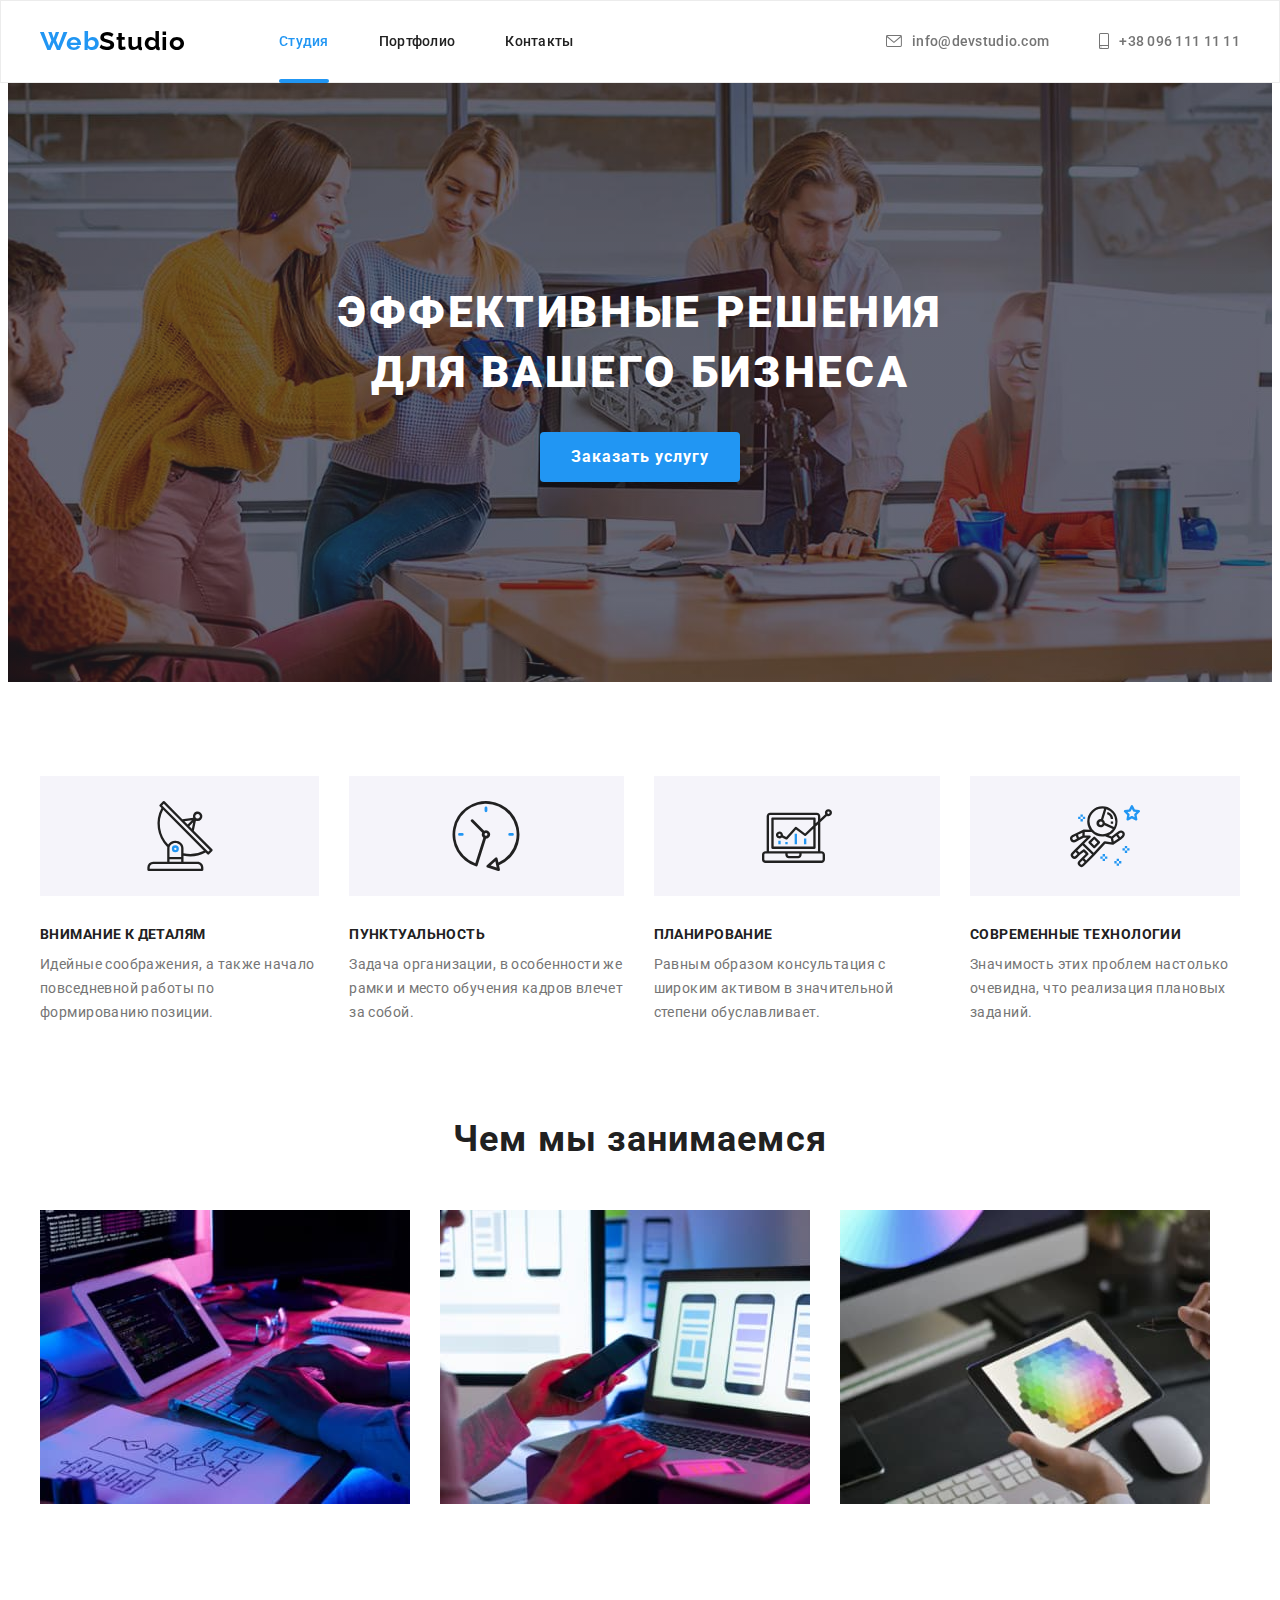
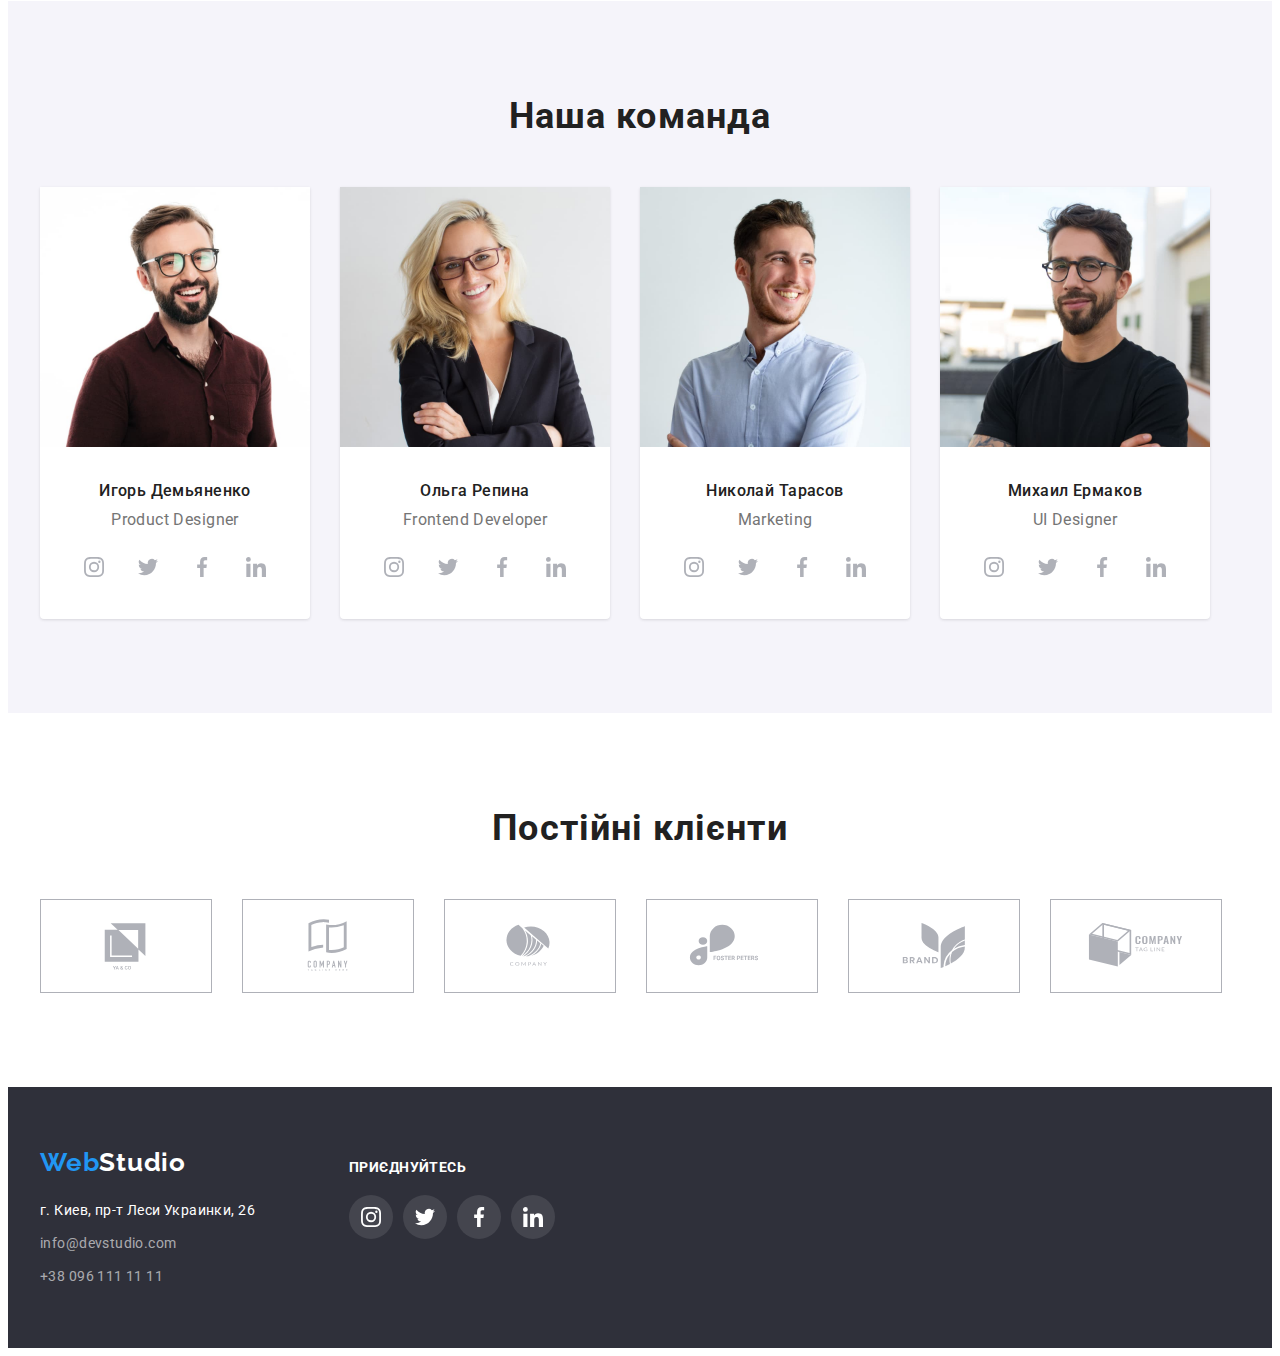
<file: index.html>
<!DOCTYPE html>
<html lang="ru">
  <head>
    <meta charset="UTF-8" />
    <meta http-equiv="X-UA-Compatible" content="IE=edge" />
    <meta name="viewport" content="width=device-width, initial-scale=1.0" />
    <title>Студия</title>

    <!-- Fonts -->
    <link rel="preconnect" href="https://fonts.googleapis.com" />
    <link rel="preconnect" href="https://fonts.gstatic.com" crossorigin />
    <link
      href="https://fonts.googleapis.com/css2?family=Raleway:wght@700&family=Roboto:wght@400;500;700;900&display=swap"
      rel="stylesheet"
    />

    <!-- Normalize -->
    <link
      rel="stylesheet"
      href="https://cdnjs.cloudflare.com/ajax/libs/modern-normalize/1.1.0/modern-normalize.min.css"
      integrity="sha512-wpPYUAdjBVSE4KJnH1VR1HeZfpl1ub8YT/NKx4PuQ5NmX2tKuGu6U/JRp5y+Y8XG2tV+wKQpNHVUX03MfMFn9Q=="
      crossorigin="anonymous"
      referrerpolicy="no-referrer"
    />

    <link rel="stylesheet" href="./CSS/style.css" />
  </head>

  <body class="body" data-page>
    <!-- Header -->
    <header class="header" data-header>
      <div class="header-container container">
        <a href="" class="logo link"
          ><span class="logo-accent">Web</span><span class="logo-dark">Studio</span></a
        >
        <nav class="header-nav">
          <ul class="header-nav-list list">
            <li>
              <a class="header-link-current link" href="index.html">Студия</a>
            </li>
            <li class="header-nav-item">
              <a class="header-link link" href="portfolio.html">Портфолио</a>
            </li>
            <li class="header-nav-item">
              <a class="header-link link" href="">Контакты</a>
            </li>
          </ul>
        </nav>
        <ul class="header-addr list">
          <li>
            <a href="mailto:info@devstudio.com" class="header-addr-link header-link link">
              <svg width="16" height="12">
                <use href="./images/icons.svg#envelope"></use>
              </svg>
              info@devstudio.com
            </a>
          </li>
          <li>
            <a href="tel:+380961111111" class="header-addr-link header-link link">
              <svg class="contact-icon" width="10" height="16">
                <use href="./images/icons.svg#smartphone"></use>
              </svg>
              +38 096 111 11 11
            </a>
          </li>
        </ul>
      </div>
    </header>
    <main>
      <!-- Main message -->
      <section class="main-mes">
        <div class="main-mes-cont container">
          <h1 class="main-mes-txt">
            Эффективные решения<br />
            для вашего бизнеса
          </h1>
          <button type="button" class="main-mes-btn btn" data-modal-open>Заказать услугу</button>
        </div>
      </section>

      <!-- Features -->
      <section class="sect-padd-vert">
        <div class="container">
          <ul class="sect-list list">
            <li class="feat-item">
              <div class="feat-icon-container">
                <svg class="feat-icon" width="70" height="70">
                  <use href="./images/icons.svg#antenna"></use>
                </svg>
              </div>
              <h3 class="feat-head-txt">Внимание к деталям</h3>
              <p class="feat-txt">
                Идейные соображения, а также начало повседневной работы по формированию позиции.
              </p>
            </li>
            <li class="feat-item">
              <div class="feat-icon-container">
                <svg class="feat-icon" width="70" height="70">
                  <use href="./images/icons.svg#clock"></use>
                </svg>
              </div>
              <h3 class="feat-head-txt">Пунктуальность</h3>
              <p class="feat-txt">
                Задача организации, в особенности же рамки и место обучения кадров влечет за собой.
              </p>
            </li>
            <li class="feat-item">
              <div class="feat-icon-container">
                <svg class="feat-icon" width="70" height="70">
                  <use href="./images/icons.svg#diagram"></use>
                </svg>
              </div>
              <h3 class="feat-head-txt">Планирование</h3>
              <p class="feat-txt">
                Равным образом консультация с широким активом в значительной степени обуславливает.
              </p>
            </li>
            <li class="feat-item">
              <div class="feat-icon-container">
                <svg class="feat-icon" width="70" height="70">
                  <use href="./images/icons.svg#astronaut"></use>
                </svg>
              </div>
              <h3 class="feat-head-txt">Современные технологии</h3>
              <p class="feat-txt">
                Значимость этих проблем настолько очевидна, что реализация плановых заданий.
              </p>
            </li>
          </ul>
        </div>
      </section>

      <!-- What we do -->
      <section class="sect-padd-bott">
        <div class="container">
          <h2 class="sect-head-txt">Чем мы занимаемся</h2>
          <ul class="sect-list list">
            <li>
              <img
                src="images/what_we_do_01_compressed.jpeg"
                alt="Процесс проектирования"
                width="370"
              />
            </li>
            <li>
              <img
                src="images/what_we_do_02_compressed.jpeg"
                alt="Создание мобильного приложения"
                width="370"
              />
            </li>
            <li>
              <img
                src="images/what_we_do_03_compressed.jpeg"
                alt="Выбор цвета из палитры"
                width="370"
              />
            </li>
          </ul>
        </div>
      </section>

      <!-- Our team -->
      <section class="ourt">
        <div class="container">
          <h2 class="sect-head-txt">Наша команда</h2>
          <ul class="ourt-list list">
            <li class="ourt-item">
              <img
                src="images/our_team_demianenko_compressed.jpeg"
                alt="Игорь Демьяненко"
                width="270"
              />
              <div class="ourt-subitem">
                <h3 class="ourt-head-txt">Игорь Демьяненко</h3>
                <p class="ourt-txt">Product Designer</p>
                <ul class="social-list list">
                  <li class="social-item">
                    <a
                      href=""
                      class="social-link link"
                      target="_blank"
                      rel="noopener noreferrer"
                      aria-label="instagram"
                    >
                      <svg width="20" height="20">
                        <use href="./images/icons.svg#instagram"></use>
                      </svg>
                    </a>
                  </li>
                  <li class="social-item">
                    <a
                      href=""
                      class="social-link link"
                      target="_blank"
                      rel="noopener noreferrer"
                      aria-label="twitter"
                      ><svg width="20" height="20">
                        <use href="./images/icons.svg#twitter"></use>
                      </svg>
                    </a>
                  </li>
                  <li class="social-item">
                    <a
                      href=""
                      class="social-link link"
                      target="_blank"
                      rel="noopener noreferrer"
                      aria-label="facebook"
                      ><svg width="20" height="20">
                        <use href="./images/icons.svg#facebook"></use>
                      </svg>
                    </a>
                  </li>
                  <li class="social-item">
                    <a
                      href=""
                      class="social-link link"
                      target="_blank"
                      rel="noopener noreferrer"
                      aria-label="linkedin"
                      ><svg width="20" height="20">
                        <use href="./images/icons.svg#linkedin"></use>
                      </svg>
                    </a>
                  </li>
                </ul>
              </div>
            </li>
            <li class="ourt-item">
              <img src="images/our_team_repina_compressed.jpeg" alt="Ольга Репина" width="270" />
              <div class="ourt-subitem">
                <h3 class="ourt-head-txt">Ольга Репина</h3>
                <p class="ourt-txt">Frontend Developer</p>
                <ul class="social-list list">
                  <li class="social-item">
                    <a
                      href=""
                      class="social-link link"
                      target="_blank"
                      rel="noopener noreferrer"
                      aria-label="instagram"
                    >
                      <svg class="social-icon" width="20" height="20">
                        <use href="./images/icons.svg#instagram"></use>
                      </svg>
                    </a>
                  </li>
                  <li class="social-item">
                    <a
                      href=""
                      class="social-link link"
                      target="_blank"
                      rel="noopener noreferrer"
                      aria-label="twitter"
                      ><svg class="social-icon" width="20" height="20">
                        <use href="./images/icons.svg#twitter"></use>
                      </svg>
                    </a>
                  </li>
                  <li class="social-item">
                    <a
                      href=""
                      class="social-link link"
                      target="_blank"
                      rel="noopener noreferrer"
                      aria-label="facebook"
                      ><svg class="social-icon" width="20" height="20">
                        <use href="./images/icons.svg#facebook"></use>
                      </svg>
                    </a>
                  </li>
                  <li class="social-item">
                    <a
                      href=""
                      class="social-link link"
                      target="_blank"
                      rel="noopener noreferrer"
                      aria-label="linkedin"
                      ><svg class="social-icon" width="20" height="20">
                        <use href="./images/icons.svg#linkedin"></use>
                      </svg>
                    </a>
                  </li>
                </ul>
              </div>
            </li>
            <li class="ourt-item">
              <img
                src="images/our_team_tarasov_compressed.jpeg"
                alt="Николай Тарасов"
                width="270"
              />
              <div class="ourt-subitem">
                <h3 class="ourt-head-txt">Николай Тарасов</h3>
                <p class="ourt-txt">Marketing</p>
                <ul class="social-list list">
                  <li class="social-item">
                    <a
                      href=""
                      class="social-link link"
                      target="_blank"
                      rel="noopener noreferrer"
                      aria-label="instagram"
                    >
                      <svg class="social-icon" width="20" height="20">
                        <use href="./images/icons.svg#instagram"></use>
                      </svg>
                    </a>
                  </li>
                  <li class="social-item">
                    <a
                      href=""
                      class="social-link link"
                      target="_blank"
                      rel="noopener noreferrer"
                      aria-label="twitter"
                      ><svg class="social-icon" width="20" height="20">
                        <use href="./images/icons.svg#twitter"></use>
                      </svg>
                    </a>
                  </li>
                  <li class="social-item">
                    <a
                      href=""
                      class="social-link link"
                      target="_blank"
                      rel="noopener noreferrer"
                      aria-label="facebook"
                      ><svg class="social-icon" width="20" height="20">
                        <use href="./images/icons.svg#facebook"></use>
                      </svg>
                    </a>
                  </li>
                  <li class="social-item">
                    <a
                      href=""
                      class="social-link link"
                      target="_blank"
                      rel="noopener noreferrer"
                      aria-label="linkedin"
                      ><svg class="social-icon" width="20" height="20">
                        <use href="./images/icons.svg#linkedin"></use>
                      </svg>
                    </a>
                  </li>
                </ul>
              </div>
            </li>
            <li class="ourt-item">
              <img src="images/our_team_ermakov_compressed.jpeg" alt="Михаил Ермаков" width="270" />
              <div class="ourt-subitem">
                <h3 class="ourt-head-txt">Михаил Ермаков</h3>
                <p class="ourt-txt">UI Designer</p>
                <ul class="social-list list">
                  <li class="social-item">
                    <a
                      href=""
                      class="social-link link"
                      target="_blank"
                      rel="noopener noreferrer"
                      aria-label="instagram"
                    >
                      <svg width="20" height="20">
                        <use href="./images/icons.svg#instagram"></use>
                      </svg>
                    </a>
                  </li>
                  <li class="social-item">
                    <a
                      href=""
                      class="social-link link"
                      target="_blank"
                      rel="noopener noreferrer"
                      aria-label="twitter"
                      ><svg width="20" height="20">
                        <use href="./images/icons.svg#twitter"></use>
                      </svg>
                    </a>
                  </li>
                  <li class="social-item">
                    <a
                      href=""
                      class="social-link link"
                      target="_blank"
                      rel="noopener noreferrer"
                      aria-label="facebook"
                      ><svg width="20" height="20">
                        <use href="./images/icons.svg#facebook"></use>
                      </svg>
                    </a>
                  </li>
                  <li class="social-item">
                    <a
                      href=""
                      class="social-link link"
                      target="_blank"
                      rel="noopener noreferrer"
                      aria-label="linkedin"
                      ><svg width="20" height="20">
                        <use href="./images/icons.svg#linkedin"></use>
                      </svg>
                    </a>
                  </li>
                </ul>
              </div>
            </li>
          </ul>
        </div>
      </section>
    </main>

    <!-- Regular Customers -->
    <section class="sect-padd-vert">
      <div class="container">
        <h2 class="sect-head-txt">Постійні клієнти</h2>
        <ul class="sect-list list">
          <li>
            <a href="" class="cust-link link">
              <svg class="cust-icon" width="106" height="60">
                <use href="./images/icons.svg#logo-1"></use>
              </svg>
            </a>
          </li>
          <li>
            <a href="" class="cust-link link">
              <svg class="cust-icon" width="106" height="60">
                <use href="./images/icons.svg#logo-2"></use>
              </svg>
            </a>
          </li>
          <li>
            <a href="" class="cust-link link">
              <svg class="cust-icon" width="106" height="60">
                <use href="./images/icons.svg#logo-3"></use>
              </svg>
            </a>
          </li>
          <li>
            <a href="" class="cust-link link">
              <svg class="cust-icon" width="106" height="60">
                <use href="./images/icons.svg#logo-4"></use>
              </svg>
            </a>
          </li>
          <li>
            <a href="" class="cust-link link">
              <svg class="cust-icon" width="106" height="60">
                <use href="./images/icons.svg#logo-5"></use>
              </svg>
            </a>
          </li>
          <li>
            <a href="" class="cust-link link">
              <svg class="cust-icon" width="106" height="60">
                <use href="./images/icons.svg#logo-6"></use>
              </svg>
            </a>
          </li>
        </ul>
      </div>
    </section>

    <!-- Footer -->
    <footer class="foot">
      <div class="footer container">
        <div>
          <a href="" class="logo link"
            ><span class="logo-accent">Web</span><span class="logo-light">Studio</span></a
          >
          <address class="addr-cont">
            <ul class="foot-addr-list list">
              <li class="foot-addr-txt">г. Киев, пр-т Леси Украинки, 26</li>
              <li>
                <a href="mailto:info@devstudio.com" class="footer-link foot-addr-txt link"
                  >info@devstudio.com</a
                >
              </li>
              <li>
                <a href="tel:+380961111111" class="footer-link foot-addr-txt link"
                  >+38 096 111 11 11</a
                >
              </li>
            </ul>
          </address>
        </div>
        <div class="social-footer">
          <h3 class="foot-head-txt">Приєднуйтесь</h3>
          <ul class="social-list list">
            <li class="social-item">
              <a
                href=""
                class="foot-social-link link"
                target="_blank"
                rel="noopener noreferrer"
                aria-label="instagram"
              >
                <svg width="20" height="20">
                  <use href="./images/icons.svg#instagram"></use>
                </svg>
              </a>
            </li>
            <li class="social-item">
              <a
                href=""
                class="foot-social-link link"
                target="_blank"
                rel="noopener noreferrer"
                aria-label="twitter"
                ><svg width="20" height="20">
                  <use href="./images/icons.svg#twitter"></use>
                </svg>
              </a>
            </li>
            <li class="social-item">
              <a
                href=""
                class="foot-social-link link"
                target="_blank"
                rel="noopener noreferrer"
                aria-label="facebook"
                ><svg width="20" height="20">
                  <use href="./images/icons.svg#facebook"></use>
                </svg>
              </a>
            </li>
            <li class="social-item">
              <a
                href=""
                class="foot-social-link link"
                target="_blank"
                rel="noopener noreferrer"
                aria-label="linkedin"
                ><svg width="20" height="20">
                  <use href="./images/icons.svg#linkedin"></use>
                </svg>
              </a>
            </li>
          </ul>
        </div>
      </div>
    </footer>

    <!-- Modal window -->
    <div class="backdrop is-hidden" data-modal>
      <div class="modal">
        <button class="modal-btn" data-modal-close>
          <svg class="modal-btn-icon" width="18" height="18">
            <use href="./images/_icons.svg#close"></use>
          </svg>
        </button>
      </div>
    </div>

    <script src="./js/header-scroll.js"></script>
    <script src="./js/modal.js"></script>
  </body>
</html>
</file>
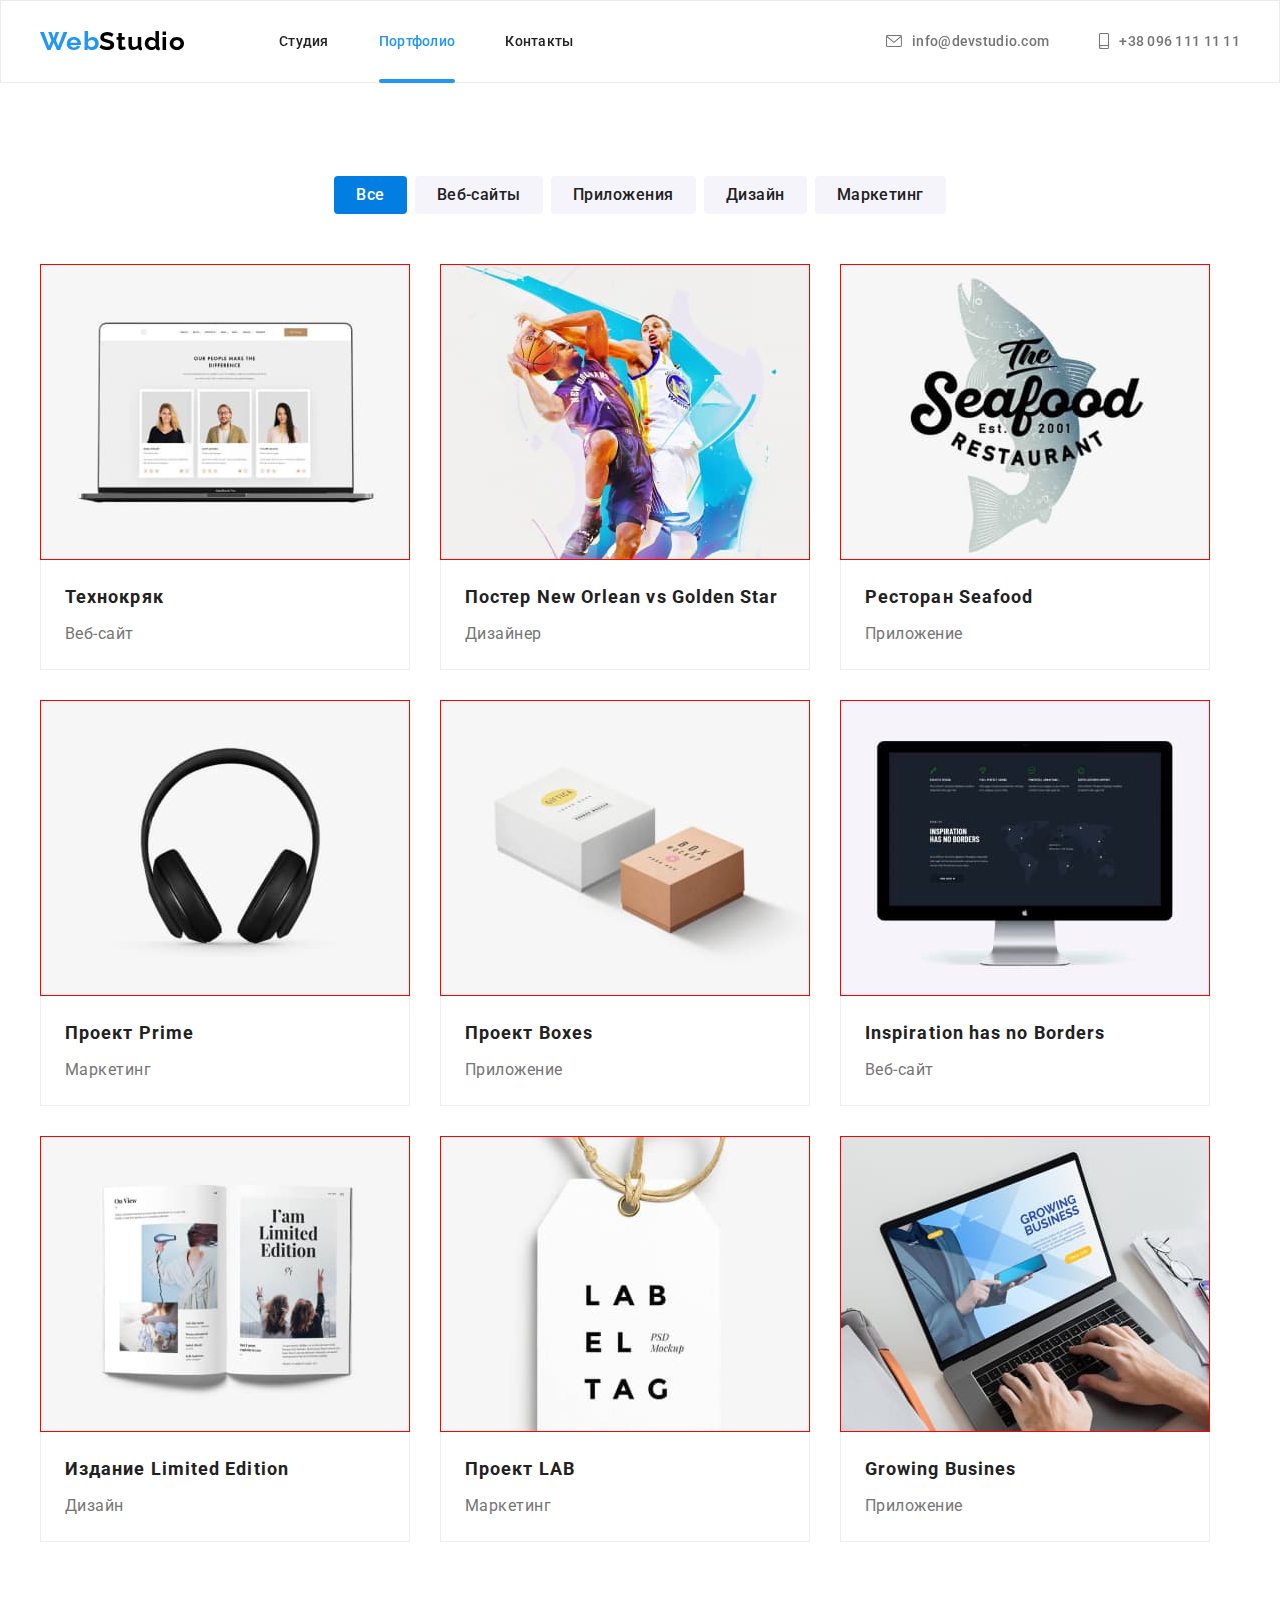
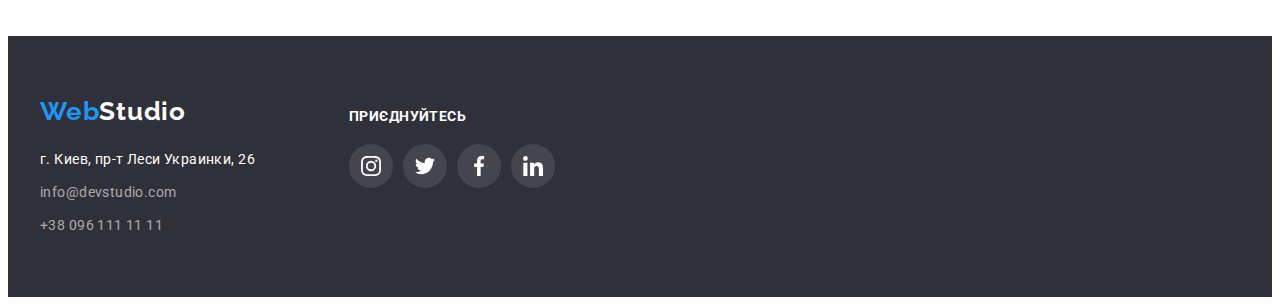
<file: portfolio.html>
<!DOCTYPE html>
<html lang="ru">
  <head>
    <meta charset="UTF-8" />
    <meta http-equiv="X-UA-Compatible" content="IE=edge" />
    <meta name="viewport" content="width=device-width, initial-scale=1.0" />
    <title>Портфолио</title>

    <!-- Fonts -->
    <link rel="preconnect" href="https://fonts.googleapis.com" />
    <link rel="preconnect" href="https://fonts.gstatic.com" crossorigin />
    <link
      href="https://fonts.googleapis.com/css2?family=Raleway:wght@700&family=Roboto:wght@400;500;700;900&display=swap"
      rel="stylesheet"
    />

    <!-- Normalize -->
    <link
      rel="stylesheet"
      href="https://cdnjs.cloudflare.com/ajax/libs/modern-normalize/1.1.0/modern-normalize.min.css"
      integrity="sha512-wpPYUAdjBVSE4KJnH1VR1HeZfpl1ub8YT/NKx4PuQ5NmX2tKuGu6U/JRp5y+Y8XG2tV+wKQpNHVUX03MfMFn9Q=="
      crossorigin="anonymous"
      referrerpolicy="no-referrer"
    />

    <link rel="stylesheet" href="./CSS/style.css" />
  </head>
  <body class="body" data-page>
    <!-- Header -->
    <header class="header" data-header>
      <div class="header-container container">
        <a href="" class="logo link"
          ><span class="logo-accent">Web</span><span class="logo-dark">Studio</span></a
        >
        <nav class="header-nav">
          <ul class="header-nav-list list">
            <li>
              <a class="header-link link" href="index.html">Студия</a>
            </li>
            <li class="header-nav-item">
              <a class="header-link-current link" href="portfolio.html">Портфолио</a>
            </li>
            <li class="header-nav-item">
              <a class="header-link link" href="">Контакты</a>
            </li>
          </ul>
        </nav>
        <ul class="header-addr list">
          <li>
            <a href="mailto:info@devstudio.com" class="header-addr-link header-link link">
              <svg width="16" height="12">
                <use href="./images/icons.svg#envelope"></use>
              </svg>
              info@devstudio.com
            </a>
          </li>
          <li>
            <a href="tel:+380961111111" class="header-addr-link header-link link">
              <svg class="contact-icon" width="10" height="16">
                <use href="./images/icons.svg#smartphone"></use>
              </svg>
              +38 096 111 11 11
            </a>
          </li>
        </ul>
      </div>
    </header>
    <main>
      <section class="portf sect-padd-vert">
        <div class="container">
          <!-- Filters -->
          <ul class="filter-list list">
            <li>
              <button type="button" class="filter-btn-current filter-btn">Все</button>
            </li>
            <li>
              <button type="button" class="filter-btn">Веб-сайты</button>
            </li>
            <li>
              <button type="button" class="filter-btn">Приложения</button>
            </li>
            <li>
              <button type="button" class="filter-btn">Дизайн</button>
            </li>
            <li>
              <button type="button" class="filter-btn">Маркетинг</button>
            </li>
          </ul>
          <!-- Portfolio -->
          <ul class="portf-list list">
            <li class="portf-item">
              <a href="" class="portf-link link">
                <div class="portf-img">
                  <img
                    class="image"
                    src="images/technokriak.jpeg"
                    alt="Технокряк"
                    width="370px"
                    height="294px"
                  />
                  <div class="overlay">
                    <p class="overlay-text">
                      Ресурс пропонує комплексні пропозиції з різним рівнем функціоналу та сервісів.
                      Все це дозволить відвідувачу отримати вичерпні відомості про компанію чи
                      приватну особу.
                    </p>
                  </div>
                </div>
                <div class="portf-subitem">
                  <h3 class="portf-subitem-head">Технокряк</h3>
                  <p class="portf-subitem-txt">Веб-сайт</p>
                </div>
              </a>
            </li>
            <li class="portf-item">
              <a href="" class="portf-link link">
                <div class="portf-img">
                  <img
                    class="image"
                    src="images/poster.jpeg"
                    alt="Постер New Orlean vs Golden Star"
                    width="370px"
                    height="294px"
                  />
                  <div class="overlay">
                    <p class="overlay-text">
                      Lorem ipsum dolor sit amet consectetur, adipisicing elit. Omnis, ratione!
                    </p>
                  </div>
                </div>
                <div class="portf-subitem">
                  <h3 class="portf-subitem-head">Постер New Orlean vs Golden Star</h3>
                  <p class="portf-subitem-txt">Дизайнеp</p>
                </div>
              </a>
            </li>
            <li class="portf-item">
              <a href="" class="portf-link link">
                <div class="portf-img">
                  <img
                    class="image"
                    src="images/seafood.jpeg"
                    alt="Ресторан Seafood"
                    width="370px"
                    height="294px"
                  />
                  <div class="overlay">
                    <p class="overlay-text">
                      Lorem ipsum dolor sit amet consectetur adipisicing elit. Laboriosam, quam
                      tempore! Incidunt sequi voluptate nam, aperiam exercitationem itaque
                      praesentium voluptatum!
                    </p>
                  </div>
                </div>
                <div class="portf-subitem">
                  <h3 class="portf-subitem-head">Ресторан Seafood</h3>
                  <p class="portf-subitem-txt">Приложение</p>
                </div>
              </a>
            </li>
            <li class="portf-item">
              <a href="" class="portf-link link">
                <div class="portf-img">
                  <img
                    class="image"
                    src="images/prime.jpeg"
                    alt="Проект Prime"
                    width="370px"
                    height="294px"
                  />
                  <div class="overlay">
                    <p class="overlay-text">
                      Lorem ipsum dolor sit amet consectetur adipisicing elit. Similique excepturi
                      cupiditate asperiores. Eligendi, cumque alias.
                    </p>
                  </div>
                </div>
                <div class="portf-subitem">
                  <h3 class="portf-subitem-head">Проект Prime</h3>
                  <p class="portf-subitem-txt">Маркетинг</p>
                </div>
              </a>
            </li>
            <li class="portf-item">
              <a href="" class="portf-link link">
                <div class="portf-img">
                  <img
                    class="image"
                    src="images/boxes.jpeg"
                    alt="Проект Boxes"
                    width="370px"
                    height="294px"
                  />
                  <div class="overlay">
                    <p class="overlay-text">
                      Lorem ipsum dolor sit amet consectetur adipisicing elit. Quae saepe fuga modi
                      dolore laudantium voluptatibus soluta quia.
                    </p>
                  </div>
                </div>
                <div class="portf-subitem">
                  <h3 class="portf-subitem-head">Проект Boxes</h3>
                  <p class="portf-subitem-txt">Приложение</p>
                </div>
              </a>
            </li>
            <li class="portf-item">
              <a href="" class="portf-link link">
                <div class="portf-img">
                  <img
                    class="image"
                    src="images/inspiration-has-no-borders.jpeg"
                    alt="Inspiration has no Borders"
                    width="370px"
                    height="294px"
                  />
                  <div class="overlay">
                    <p class="overlay-text">
                      Lorem ipsum, dolor sit amet consectetur adipisicing elit. Commodi ad harum
                      quia suscipit fuga.
                    </p>
                  </div>
                </div>
                <div class="portf-subitem">
                  <h3 class="portf-subitem-head">Inspiration has no Borders</h3>
                  <p class="portf-subitem-txt">Веб-сайт</p>
                </div>
              </a>
            </li>
            <li class="portf-item">
              <a href="" class="portf-link link">
                <div class="portf-img">
                  <img
                    class="image"
                    src="images/limited-edition.jpeg"
                    alt="Издание Limited Edition"
                    width="370px"
                    height="294px"
                  />
                  <div class="overlay">
                    <p class="overlay-text">
                      Lorem ipsum dolor sit amet, consectetur adipisicing elit. Odio laudantium
                      culpa aliquam fuga dolorem dolore! Possimus, tempora?
                    </p>
                  </div>
                </div>
                <div class="portf-subitem">
                  <h3 class="portf-subitem-head">Издание Limited Edition</h3>
                  <p class="portf-subitem-txt">Дизайн</p>
                </div>
              </a>
            </li>
            <li class="portf-item">
              <a href="" class="portf-link link">
                <div class="portf-img">
                  <img
                    class="image"
                    src="images/lab.jpeg"
                    alt="Проект LAB"
                    width="370px"
                    height="294px"
                  />
                  <div class="overlay">
                    <p class="overlay-text">
                      Lorem ipsum dolor sit amet consectetur adipisicing elit. Accusantium saepe
                      nemo, suscipit numquam molestiae reiciendis perspiciatis aliquam
                      necessitatibus unde cum.
                    </p>
                  </div>
                </div>
                <div class="portf-subitem">
                  <h3 class="portf-subitem-head">Проект LAB</h3>
                  <p class="portf-subitem-txt">Маркетинг</p>
                </div>
              </a>
            </li>
            <li class="portf-item">
              <a href="" class="portf-link link">
                <div class="portf-img">
                  <img
                    class="image"
                    src="images/growing-business.jpeg"
                    alt="Growing Business"
                    width="370px"
                    height="294px"
                  />
                  <div class="overlay">
                    <p class="overlay-text"></p>
                  </div>
                </div>
                <div class="portf-subitem">
                  <h3 class="portf-subitem-head">Growing Busines</h3>
                  <p class="portf-subitem-txt">Приложение</p>
                </div>
              </a>
            </li>
          </ul>
        </div>
      </section>
    </main>
    <!-- Footer -->
    <footer class="foot">
      <div class="footer container">
        <div>
          <a href="" class="logo link"
            ><span class="logo-accent">Web</span><span class="logo-light">Studio</span></a
          >
          <address class="addr-cont">
            <ul class="foot-addr-list list">
              <li class="foot-addr-txt">г. Киев, пр-т Леси Украинки, 26</li>
              <li>
                <a href="mailto:info@devstudio.com" class="footer-link foot-addr-txt link"
                  >info@devstudio.com</a
                >
              </li>
              <li>
                <a href="tel:+380961111111" class="footer-link foot-addr-txt link"
                  >+38 096 111 11 11</a
                >
              </li>
            </ul>
          </address>
        </div>
        <div class="social-footer">
          <h3 class="foot-head-txt">Приєднуйтесь</h3>
          <ul class="social-list list">
            <li class="social-item">
              <a
                href=""
                class="foot-social-link link"
                target="_blank"
                rel="noopener noreferrer"
                aria-label="instagram"
              >
                <svg width="20" height="20">
                  <use href="./images/icons.svg#instagram"></use>
                </svg>
              </a>
            </li>
            <li class="social-item">
              <a
                href=""
                class="foot-social-link link"
                target="_blank"
                rel="noopener noreferrer"
                aria-label="twitter"
                ><svg width="20" height="20">
                  <use href="./images/icons.svg#twitter"></use>
                </svg>
              </a>
            </li>
            <li class="social-item">
              <a
                href=""
                class="foot-social-link link"
                target="_blank"
                rel="noopener noreferrer"
                aria-label="facebook"
                ><svg width="20" height="20">
                  <use href="./images/icons.svg#facebook"></use>
                </svg>
              </a>
            </li>
            <li class="social-item">
              <a
                href=""
                class="foot-social-link link"
                target="_blank"
                rel="noopener noreferrer"
                aria-label="linkedin"
                ><svg width="20" height="20">
                  <use href="./images/icons.svg#linkedin"></use>
                </svg>
              </a>
            </li>
          </ul>
        </div>
      </div>
    </footer>

    <script src="./js/header-scroll.js"></script>
    <script src="./js/modal.js"></script>
  </body>
</html>
</file>
<file: CSS/style.css>
:root {
  /*-- Аonts --*/

  --main-font: 'Roboto', sans-serif;
  --secondary-font: 'Ralewey', sans-serif;


  /*-- Сolors --*/

  --col-212121: rgb(33, 33, 33);
  --col-ffffff: rgb(255, 255, 255);
  --col-ffffff95: rgba(255, 255, 255, 0.95);
  --col-ffffff60: rgba(255, 255, 255, 0.6);
  --col-ffffff10: rgba(255, 255, 255, 0.1);
  --col-757575: rgb(117, 117, 117);
  --col-eeeeee: rgb(238, 238, 238);
  --col-accent: rgb(33, 150, 243);
  --col-accent90: rgb(33, 150, 243, 0.9);
  --col-f5f4fa: rgb(245, 244, 250);
  --col-000000: rgb(0, 0, 0);
  --col-00000020: rgb(0, 0, 0, 0.2);
  --col-2f303a: rgb(47, 48, 58);
  --col-ececec: rgb(236, 236, 236);
  --col-hover: rgb(2, 125, 225);
  --col-afb1b8: rgba(175, 177, 184, 1);

  /*-- Animation --*/
  --anim-default: 250ms cubic-bezier(0.4, 0, 0.2, 1);

}

/*-- Reset --*/

h1,
h2,
h3,
h4,
h5,
h6,
p {
  margin: 0;
}

.link {
  text-decoration: none;
}

.list {
  list-style: none;
  padding: 0;
  margin: 0;
}

/*-- Base styles --*/

body {
  font-family: var(--main-font);
  font-style: normal;
  font-weight: 400;
  font-size: 14px;
  color: var(--col-212121);
}

.no-scroll {
  overflow: hidden;
} 

.container {
   width: 1200px; 
   padding-left: 15px;
   padding-right: 15px;
   margin-left: auto;
   margin-right: auto;

   /* outline: 1px solid red;
   outline-offset: -1px; */
}

.sect-padd-vert {
  padding: 94px 0 94px;
}

.sect-padd-bott {
  padding: 0 0 94px;
}

.sect-head-txt {
  font-size: 36px;
  font-weight: 700;
  line-height: calc(42 / 36);
  letter-spacing: 0.03em;
  text-align: center;
  color: var(--col-212121);
  margin-bottom: 50px;
}

.sect-list {
  display: flex;
  gap: 30px;
}


/*-- Header --*/
.header {
  position: fixed;
  top: 0;
  left: 0;
  width: 100%;
  z-index: 100;
  /* border-bottom: 1px solid var(--col-ececec); */
  outline: 1px solid var(--col-ececec);
  outline-offset: -1px;
  /* outline: 1px solid red;
  outline-offset: -1px; */
}

.header.no-transparency {
  background-color: var(--col-ffffff95);
  backdrop-filter: blur(4px);

}

.header-container {
  display: flex;
  align-items: center;
}

.logo {
  font-family: Raleway;
  font-size: 26px;
  font-weight: 700;
  line-height: calc(31 /26);
  letter-spacing: 0.03em;
  margin-right: 93px;
}

.logo-accent {
  color: var(--col-accent);
}

.logo-dark {
  color: var(--col-000000);
}

.header-nav {
  margin-right: auto;
}

.header-nav-list {
  display: flex;
  gap: 50px;
}

.header-link {
  font-weight: 500;
  line-height: calc(16 / 12);
  letter-spacing: 0.02em;
  color: var(--col-212121);
  display: inline-block;
  padding-top: 32px;
  padding-bottom: 32px;
  transition: color var(--anim-default);
}

.header-link:hover,
.header-link:focus {
  color: var(--col-accent);
}

.header-link-current {
  position: relative;
  font-weight: 500;
  line-height: calc(16 / 12);
  letter-spacing: 0.02em;
  color: var(--col-accent);
  display: inline-block;
  padding-top: 32px;
  padding-bottom: 32px;
}

.header-link-current::after {
  content: '';
  position: absolute;
  bottom: 0;
  left: 0;
  display: block;
  width: 100%;
  height: 4px;
  border-radius: 2px;
  background-color: var(--col-accent);
}

.header-addr {
  display: flex;
  gap: 50px;
}

.header-addr-link {
  display: flex;
  gap: 10px;
  align-items: center;
  color: var(--col-757575);
  fill: currentColor;
}

/*-- Filters --*/
.filter-list {
  display: flex;
  gap: 8px;
  justify-content: center;
  margin-bottom: 50px;
}

.filter-btn {
  font-family: inherit;
  font-size: 16px;
  font-weight: 500;
  line-height: calc(26 / 16);
  letter-spacing: 0.03em;
  text-align: center;
  cursor: pointer;
  background-color: var(--col-f5f4fa);
  color: var(--col-212121);
  border-radius: 4px;
  border: 0;
  padding: 6px 22px;
  transition: color var(--anim-default), background-color var(--anim-default), box-shadow var(--anim-default);
}

.filter-btn:hover,
.filter-btn:focus {
  background-color: var(--col-hover);
  color: var(--col-ffffff);
  box-shadow: 0px 2px 2px 0px #0000001F;
  box-shadow: 0px 1px 2px 0px #00000014;
  box-shadow: 0px 3px 1px 0px #0000001A;
}

.filter-btn-current {
    background-color: var(--col-hover);
    color: var(--col-ffffff);
}


/*-- Footer --*/

.foot {
  background-color: var(--col-2f303a);
  padding: 60px 0 60px;
}

.footer {
  display: flex;
  gap: 70px;
  font-family: Roboto;
  font-size: 14px;
  font-weight: 700;
  line-height: calc(16 / 14);
  letter-spacing: 0.03em;
  text-align: left;
}

.logo-light {
  color: var(--col-ffffff);
}

.addr-cont {
  padding-top: 20px;
  padding-left: 0;
}

.foot-addr-list {
  display: flex;
  flex-direction: column;
  gap: 9px;
}

.foot-addr-txt {
  color: var(--col-ffffff);
  font-size: 14px;
  font-style: normal;
  font-weight: 400;
  line-height: calc(24 / 14);
  letter-spacing: 0.03em;
}

.foot-head-txt {
    font-size: 14px;
    font-weight: 700;
    line-height: calc(16 / 14);
    letter-spacing: 0.03em;
    text-transform: uppercase;
    color: var(--col-ffffff);
    margin-bottom: 20px;
}

.footer-link {
  color: var(--col-ffffff60);
  transition: color var(--anim-default);
}

.footer-link:hover,
.footer-link:focus {
  color: var(--col-accent);
}

.social-footer {
  padding-top: 12px;
  color: var(--col-ffffff);
}

.marg-ten {
margin-bottom: 40px;
}

.foot-social-link {
  display: flex;
  align-items: center;
  justify-content: center;
  width: 44px;
  height: 44px;
  border-radius: 50%;
  color: var(--col-ffffff);
  background-color: var(--col-ffffff10);
  fill: currentColor;
  transition: background-color var(--anim-default);
}

.foot-social-link:hover,
.foot-social-link:focus {
  background-color: var(--col-accent);
}


/*-- Portfolio --*/

.portf {
  margin-top: 82px;
}

.portf-list{
  display: flex;
  flex-wrap: wrap;
  gap: 30px;
}

.portf-item {
  box-sizing: border-box;
  background-color: var(--col-ffffff);
  border: 1px solid var(--col-eeeeee);
  max-width: 370px;
  transition: box-shadow var(--anim-default), border var(--anim-default);
}

.portf-item:hover {
    box-shadow: 2px 2px 8px 0px #888;
    border: none;
}

.portf-item:hover .portf-link .portf-img .overlay {
  transform: translateY(0);
}

.image {
  display: block;
}

.portf-img {
  position: relative;
  overflow: hidden;
  outline: 1px solid red;
}

.overlay {
  position: absolute;
  top: 0;
  left: 0;
  width: 100%;
  height: 100%;
  padding: 63px 24px;
  display: flex;
  align-items: center;
  justify-content: center;
  background-color: var(--col-accent90);

  transform: translateY(100%);
  transition: transform 300ms ease-in-out;
}

.overlay-text {
  font-size: 18px;
  font-weight: 400;
  line-height: calc(28/18);
  letter-spacing: 0.03em;
  text-align: left;
  color: var(--col-ffffff);
  user-select: none;
} 

.portf-subitem {
  padding: 20px 24px;
}

.portf-subitem-head {
  font-size: 18px;
  font-weight: 700;
  line-height: calc(36 /18);
  letter-spacing: 0.06em;
  margin-bottom: 4px;
  color: var(--col-212121);
}

.portf-subitem-txt {
  font-size: 16px;
  font-weight: 400;
  line-height: calc(30 / 16);
  letter-spacing: 0.03em;
  color: var(--col-757575);
}

.portf-link:visited {
  color: var(--col-212121);
}


/*-- Main message --*/

.main-mes {
  max-width: 1600px;
  margin-left: auto;
  margin-right: auto;
  background-color: var(--col-2f303a);
  background-image: 
    linear-gradient(
      red 0px, 
      rgba(47, 48, 58, 0.4) 0px
    ),
    url(../images/main.jpeg);
  background-repeat: no-repeat;
  background-position: center;
  padding: 200px 0 200px;
  margin-top: 82px;
  /* background-size: cover;
  padding: 281px 0 200px; */
}
 
.main-mes-cont {
  display: flex;
  flex-direction: column;
  align-items: center;
  justify-content: center;
  gap: 30px;
}

.main-mes-txt {
  font-size: 44px;
  font-weight: 900;
  line-height: calc(60 / 44);
  letter-spacing: 0.06em;
  text-align: center;
  text-transform: uppercase;
  color: var(--col-ffffff);
}

.main-mes-btn {
  font-family: inherit;
  font-size: 16px;
  font-weight: 700;
  line-height: calc(30 / 16);
  letter-spacing: 0.06em;
  text-align: center;
  cursor: pointer;
  background-color: var(--col-accent);
  color: var(--col-ffffff);
  min-width: 200px;
  min-height: 50px;
  box-shadow: 0px 4px 4px rgba(0, 0, 0, 0.15);
  border-radius: 4px;
  border: 0;
  transition: background-color var(--anim-default);
}

.main-mes-btn:hover {
  background-color: rgba(24, 140, 232, 1);
}


/*-- Features --*/

.feat-item {
  min-width: 270px;
  color: var(--col-212121);

/*  outline: 1px solid red;
  outline-offset: -1px;*/
}

.feat-icon-container {
  display: flex;
  align-items: center;
  justify-content: center;
  background-color: var(--col-f5f4fa);
  min-width: 270px;
  min-height: 120px;
  margin-bottom: 30px;
}

.feat-head-txt {
  font-size: 14px;
  font-weight: 700;
  line-height: calc(16 / 14);
  letter-spacing: 0.03em;
  text-transform: uppercase;
  color: currentColor;
  /* color: var(--col-212121); */
  margin-bottom: 10px;
}

.feat-txt {
  font-size: 14px;
  font-weight: 400;
  line-height: calc(24 / 14);
  letter-spacing: 0.03em;
  color: var(--col-757575);
}


/*-- What we do --*/




/*-- Our team --*/

.ourt {
  background-color: var(--col-f5f4fa);
  line-height: calc(19 / 16);
  letter-spacing: 0.03em;
  text-align: center;
  padding: 94px 0 94px;
}

.ourt-list {
  display: flex;
  gap: 30px;
}

.ourt-item {
  background-color: var(--col-ffffff);
  border-radius: 0 0 4px 4px;
  box-shadow: 0px 2px 1px 0px #00000033;
  box-shadow: 0px 1px 1px 0px #00000024;
  box-shadow: 0px 1px 3px 0px #0000001F;
}

.ourt-subitem {
  display: flex;
  flex-direction: column;
  gap: 10px;
  padding-top: 30px;
  padding-bottom: 30px;
}

.ourt-head-txt {
  font-size: 16px;
  font-weight: 500;
  color: var(--col-212121);
}

.ourt-txt {
  font-size: 16px;
  font-weight: 400;
  color: var(--col-757575);
  margin-bottom: 6px;
}


/*-- Social --*/

.social-list {
  display: flex;
  align-items: center;
  justify-content: center;
  gap: 10px;
}

.social-link {
  display: flex;
  align-items: center;
  justify-content: center;
  width: 44px;
  height: 44px;
  border-radius: 50%;
  color: var(--col-afb1b8);
  fill: currentColor;
  transition: color var(--anim-default), background-color var(--anim-default);
}

/*-- Hover v2 -- */

.social-link:hover,
.social-link:focus {
  color: var(--col-ffffff);
  background-color: var(--col-accent);
}


/*-- Hover v1 -- */

/* .social-link:hover {
  background-color: var(--col-accent);
}

.social-link:hover .social-icon {
  fill: var(--col-ffffff);
} */


/*-- Regular Customers --*/

.cust-link {
  display: flex;
  width: 170px;
  height: 92px;
  align-items: center;
  justify-content: center;
  border: 1px solid var(--col-afb1b8);
  color: var(--col-afb1b8);
  transition: border-color var(--anim-default), color var(--anim-default);
}

.cust-link:hover,
.cust-link:focus {
  border-color: var(--col-accent);
  color: var(--col-accent);
}

.cust-icon {
  fill: currentColor;
}


/*-- Modal window --*/
.backdrop {
  position: fixed;
  top: 0;
  left: 0;
  width: 100%;
  height: 100%;
  background-color: var(--col-00000020);

  /*-- Некоректне позіціонування --*/

  /* display: flex;
  align-items: center;
  justify-content: center; */

  opacity: 1;
  visibility: visible;
  pointer-events: initial;
}

.backdrop.is-hidden {
  opacity: 0;
  visibility: hidden;
  pointer-events: none;
  transition: opacity var(--anim-default), visibility var(--anim-default);
}

.modal {
  position: absolute;
  top: 50%;
  left: 50%;
  width: 528px;
  height: 582px;
  transform: translate(-50%, -50%) scale(1);

  background-color: var(--col-ffffff);
  border-radius: 4px;

  opacity: 1;
  visibility: visible;

  transition: opacity var(--anim-default), visibility var(--anim-default), transform var(--anim-default);
}

.backdrop.is-hidden .modal {
  opacity: 0;
  transform: translate(-50%, -50%) scale(0.1);
}

.modal-btn {
  position: absolute;
  top: 8px;
  right: 8px;
  width: 30px;
  height: 30px;
  border-radius: 50%;
  border: 1px solid var(--col-00000020);
  background-color: transparent;
  display: flex;
  align-items: center;
  justify-content: center;
  cursor: pointer;
}
</file>
